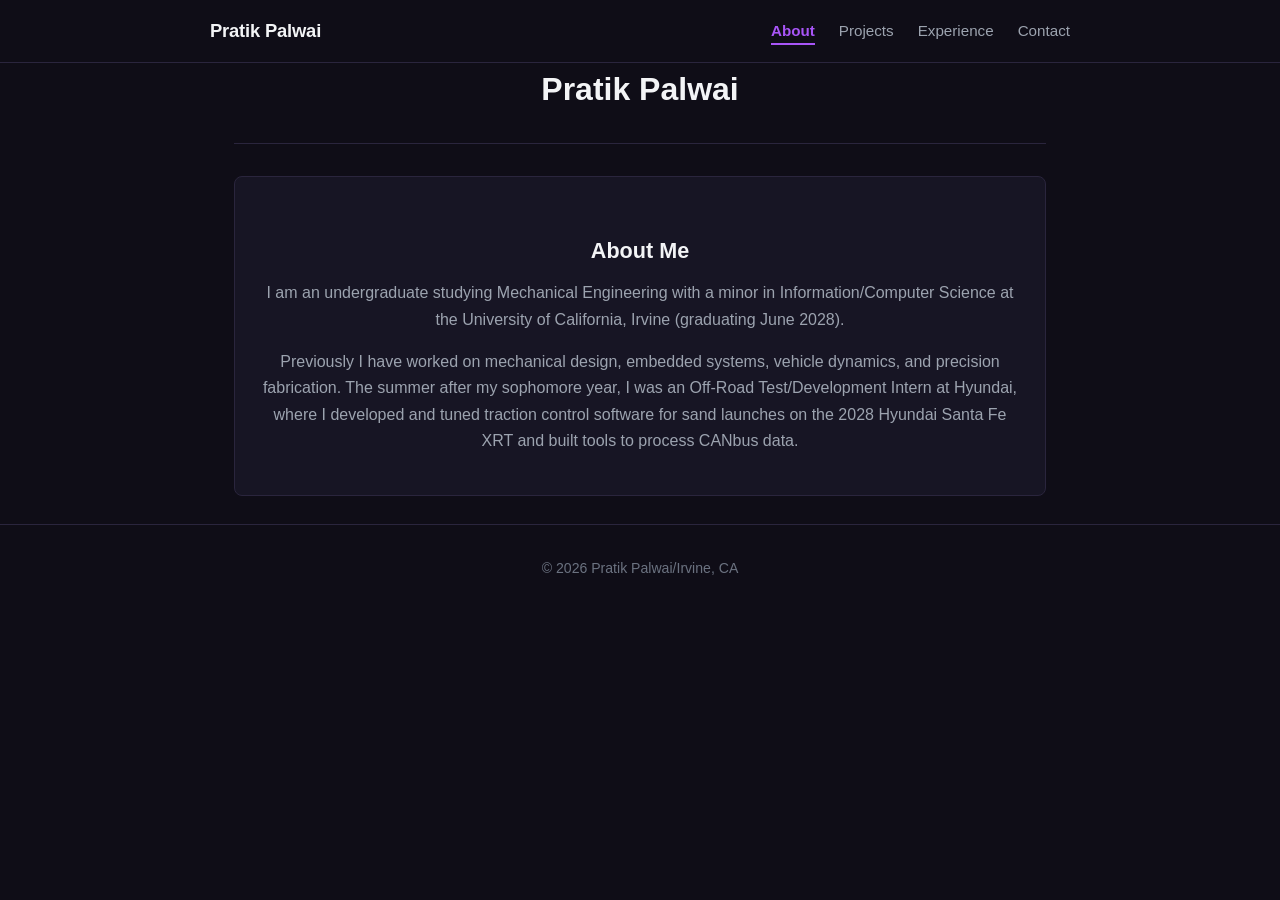
<file: index.html>
<!DOCTYPE html>
<html lang="en">
<head>
  <meta charset="UTF-8">
  <meta name="viewport" content="width=device-width, initial-scale=1.0">
  <title>PP Portfolio</title>
  <link rel="icon" type="image/svg+xml" href="assets/favicon.svg">
  <link rel="stylesheet" href="styles.css">
</head>
<body>

  <header>
    <div class="container nav-bar">
      <div class="site-title">
        <a href="index.html">Pratik Palwai</a>
      </div>
      <nav>
        <ul>
          <li><a href="index.html" class="active">About</a></li>
          <li><a href="projects.html">Projects</a></li>
          <li><a href="experience.html">Experience</a></li>
          <li><a href="contact.html">Contact</a></li>
        </ul>
      </nav>
    </div>
  </header>

  <main class="container">
    <div class="page-header">
      <h1>Pratik Palwai</h1>
    </div>

    <div class="card">
      <h2>About Me</h2>
      <p>
        I am an undergraduate studying Mechanical Engineering with a minor in Information/Computer Science at the University of California, Irvine (graduating June 2028).
      </p>
      <p>
        Previously I have worked on mechanical design, embedded systems, vehicle dynamics, and precision fabrication. The summer after my sophomore year, I was an Off-Road Test/Development Intern at Hyundai, where I developed and tuned traction control software for sand launches on the 2028 Hyundai Santa Fe XRT and built tools to process CANbus data.
      </p>


    </div>




  </main>

  <footer>
    <div class="container">
      &copy; 2026 Pratik Palwai/Irvine, CA
    </div>
  </footer>

</body>
</html>
</file>
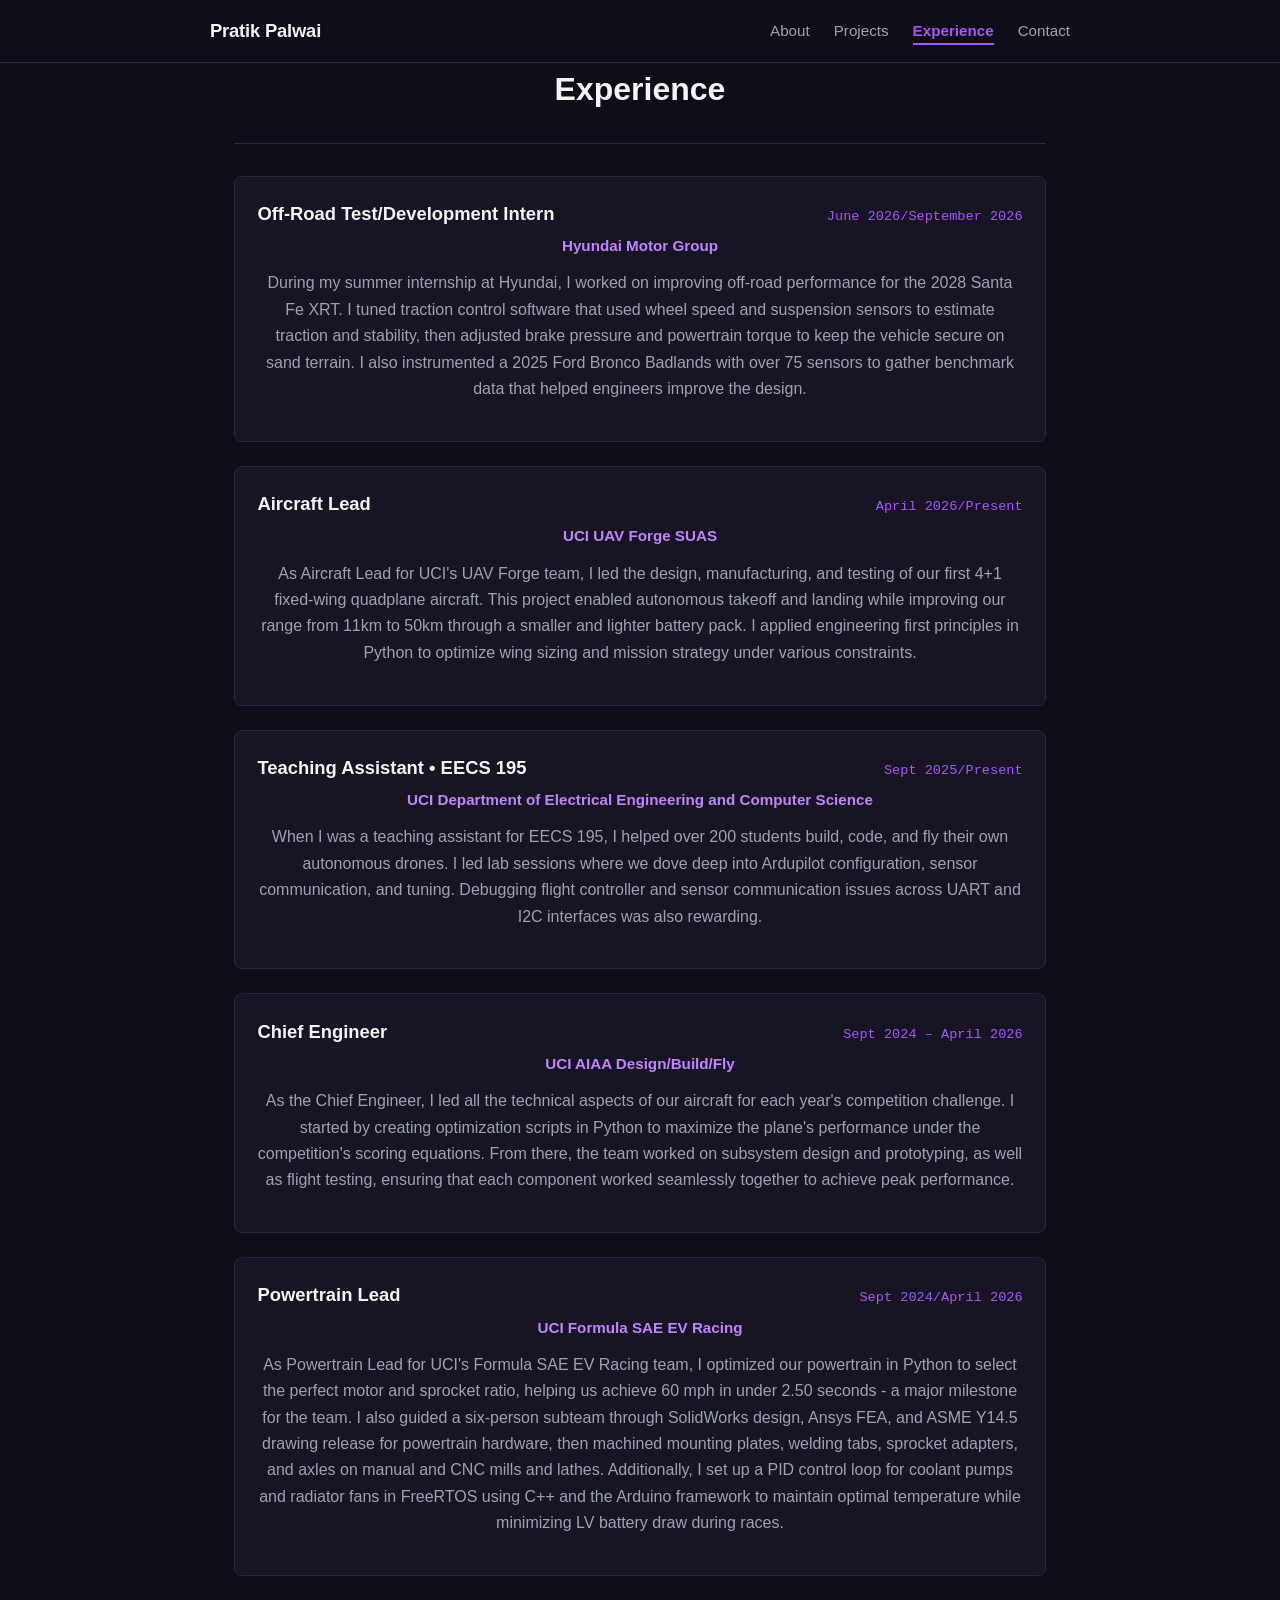
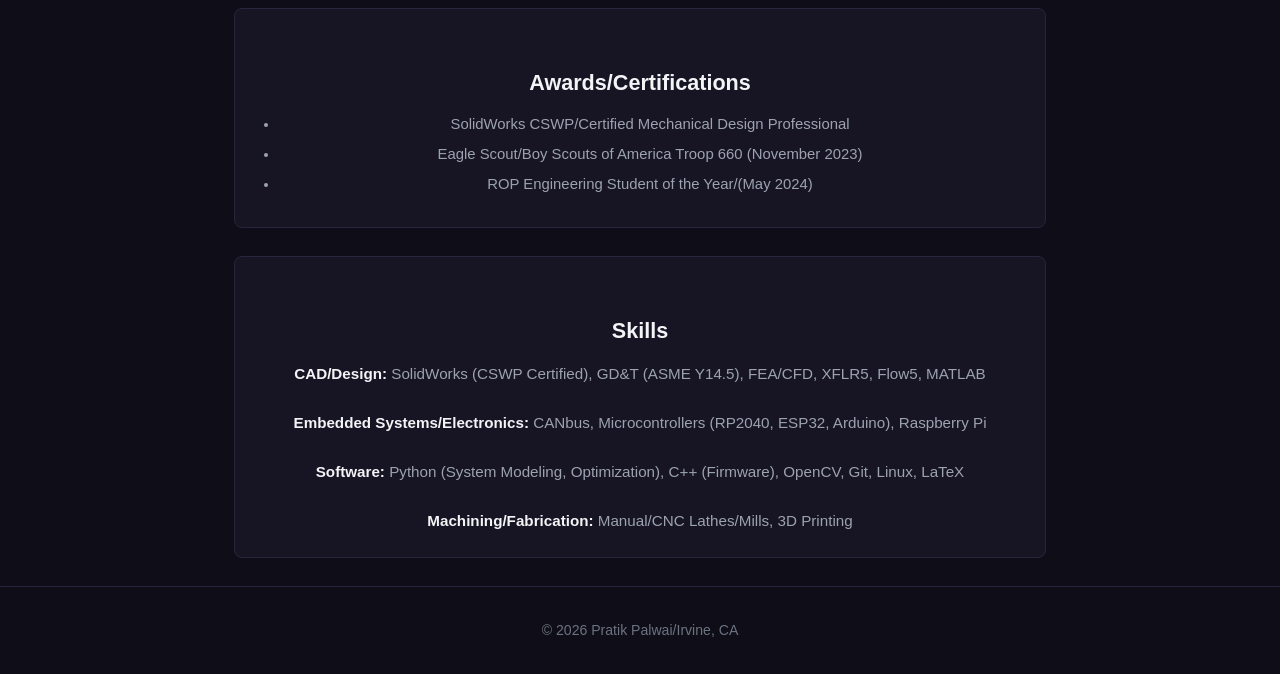
<file: experience.html>
<!DOCTYPE html>
<html lang="en">
<head>
  <meta charset="UTF-8">
  <meta name="viewport" content="width=device-width, initial-scale=1.0">
  <title>Experience | Pratik Palwai</title>
  <link rel="icon" type="image/svg+xml" href="assets/favicon.svg">
  <link rel="stylesheet" href="styles.css">
</head>
<body>

  <header>
    <div class="container nav-bar">
      <div class="site-title">
        <a href="index.html">Pratik Palwai</a>
      </div>
      <nav>
        <ul>
          <li><a href="index.html">About</a></li>
          <li><a href="projects.html">Projects</a></li>
          <li><a href="experience.html" class="active">Experience</a></li>
          <li><a href="contact.html">Contact</a></li>
  
        </ul>
      </nav>
    </div>
  </header>

  <main class="container">
    <div class="page-header">
      <h1>Experience</h1>
    </div>

    <!-- HYUNDAI -->
    <div class="experience-item">
      <div class="exp-header">
        <div class="exp-role">Off-Road Test/Development Intern</div>
        <div class="exp-date">June 2026/September 2026</div>
      </div>
      <div class="exp-company">Hyundai Motor Group</div>
      <p>During my summer internship at Hyundai, I worked on improving off-road performance for the 2028 Santa Fe XRT. I tuned traction control software that used wheel speed and suspension sensors to estimate traction and stability, then adjusted brake pressure and powertrain torque to keep the vehicle secure on sand terrain. I also instrumented a 2025 Ford Bronco Badlands with over 75 sensors to gather benchmark data that helped engineers improve the design.</p>
    </div>

    <!-- UAV FORGE -->
    <div class="experience-item">
      <div class="exp-header">
        <div class="exp-role">Aircraft Lead</div>
        <div class="exp-date">April 2026/Present</div>
      </div>
      <div class="exp-company">UCI UAV Forge SUAS</div>
      <p>As Aircraft Lead for UCI's UAV Forge team, I led the design, manufacturing, and testing of our first 4+1 fixed-wing quadplane aircraft. This project enabled autonomous takeoff and landing while improving our range from 11km to 50km through a smaller and lighter battery pack. I applied engineering first principles in Python to optimize wing sizing and mission strategy under various constraints.</p>
    </div>

    <!-- AUTONOMOUS DRONE EECS 195 -->
    <div class="experience-item">
      <div class="exp-header">
        <div class="exp-role">Teaching Assistant &bull; EECS 195</div>
        <div class="exp-date">Sept 2025/Present</div>
      </div>
      <div class="exp-company">UCI Department of Electrical Engineering and Computer Science</div>
      <p>When I was a teaching assistant for EECS 195, I helped over 200 students build, code, and fly their own autonomous drones. I led lab sessions where we dove deep into Ardupilot configuration, sensor communication, and tuning. Debugging flight controller and sensor communication issues across UART and I2C interfaces was also rewarding.</p>
    </div>

    <!-- AIAA DBF -->
    <div class="experience-item">
      <div class="exp-header">
        <div class="exp-role">Chief Engineer</div>
        <div class="exp-date">Sept 2024 &ndash; April 2026</div>
      </div>
      <div class="exp-company">UCI AIAA Design/Build/Fly</div>
      <p>As the Chief Engineer, I led all the technical aspects of our aircraft for each year's competition challenge. I started by creating optimization scripts in Python to maximize the plane's performance under the competition's scoring equations. From there, the team worked on subsystem design and prototyping, as well as flight testing, ensuring that each component worked seamlessly together to achieve peak performance.</p>
    </div>

    <!-- FORMULA SAE EV -->
    <div class="experience-item">
      <div class="exp-header">
        <div class="exp-role">Powertrain Lead</div>
        <div class="exp-date">Sept 2024/April 2026</div>
      </div>
      <div class="exp-company">UCI Formula SAE EV Racing</div>
      <p>As Powertrain Lead for UCI's Formula SAE EV Racing team, I optimized our powertrain in Python to select the perfect motor and sprocket ratio, helping us achieve 60 mph in under 2.50 seconds - a major milestone for the team. I also guided a six-person subteam through SolidWorks design, Ansys FEA, and ASME Y14.5 drawing release for powertrain hardware, then machined mounting plates, welding tabs, sprocket adapters, and axles on manual and CNC mills and lathes. Additionally, I set up a PID control loop for coolant pumps and radiator fans in FreeRTOS using C++ and the Arduino framework to maintain optimal temperature while minimizing LV battery draw during races.</p>
    </div>

    <!-- HONORS & AWARDS -->
    <div class="card" style="margin-top: 2rem;">
      <h2>Awards/Certifications</h2>
      <ul class="exp-bullets" style="list-style-type: disc;">
        <li>SolidWorks CSWP/Certified Mechanical Design Professional</li>
        <li>Eagle Scout/Boy Scouts of America Troop 660 (November 2023)</li>
        <li>ROP Engineering Student of the Year/(May 2024)</li>
      </ul>
    </div>

    <div class="card">
      <h2>Skills</h2>
      <div class="skills-group">
        <span><strong>CAD/Design: </strong>SolidWorks (CSWP Certified), GD&amp;T (ASME Y14.5), FEA/CFD, XFLR5, Flow5, MATLAB</span>
      </div>
      <div class="skills-group">
        <span><strong>Embedded Systems/Electronics: </strong>CANbus, Microcontrollers (RP2040, ESP32, Arduino), Raspberry Pi</span>
      </div>
      <div class="skills-group">
        <span><strong>Software: </strong>Python (System Modeling, Optimization), C++ (Firmware), OpenCV, Git, Linux, LaTeX</span>
      </div>
      <div class="skills-group" style="margin-bottom: 0;">
        <span><strong>Machining/Fabrication: </strong>Manual/CNC Lathes/Mills, 3D Printing</span>
      </div>
    </div>
  </main>

  <footer>
    <div class="container">
      &copy; 2026 Pratik Palwai/Irvine, CA
    </div>
  </footer>

</body>
</html>
</file>
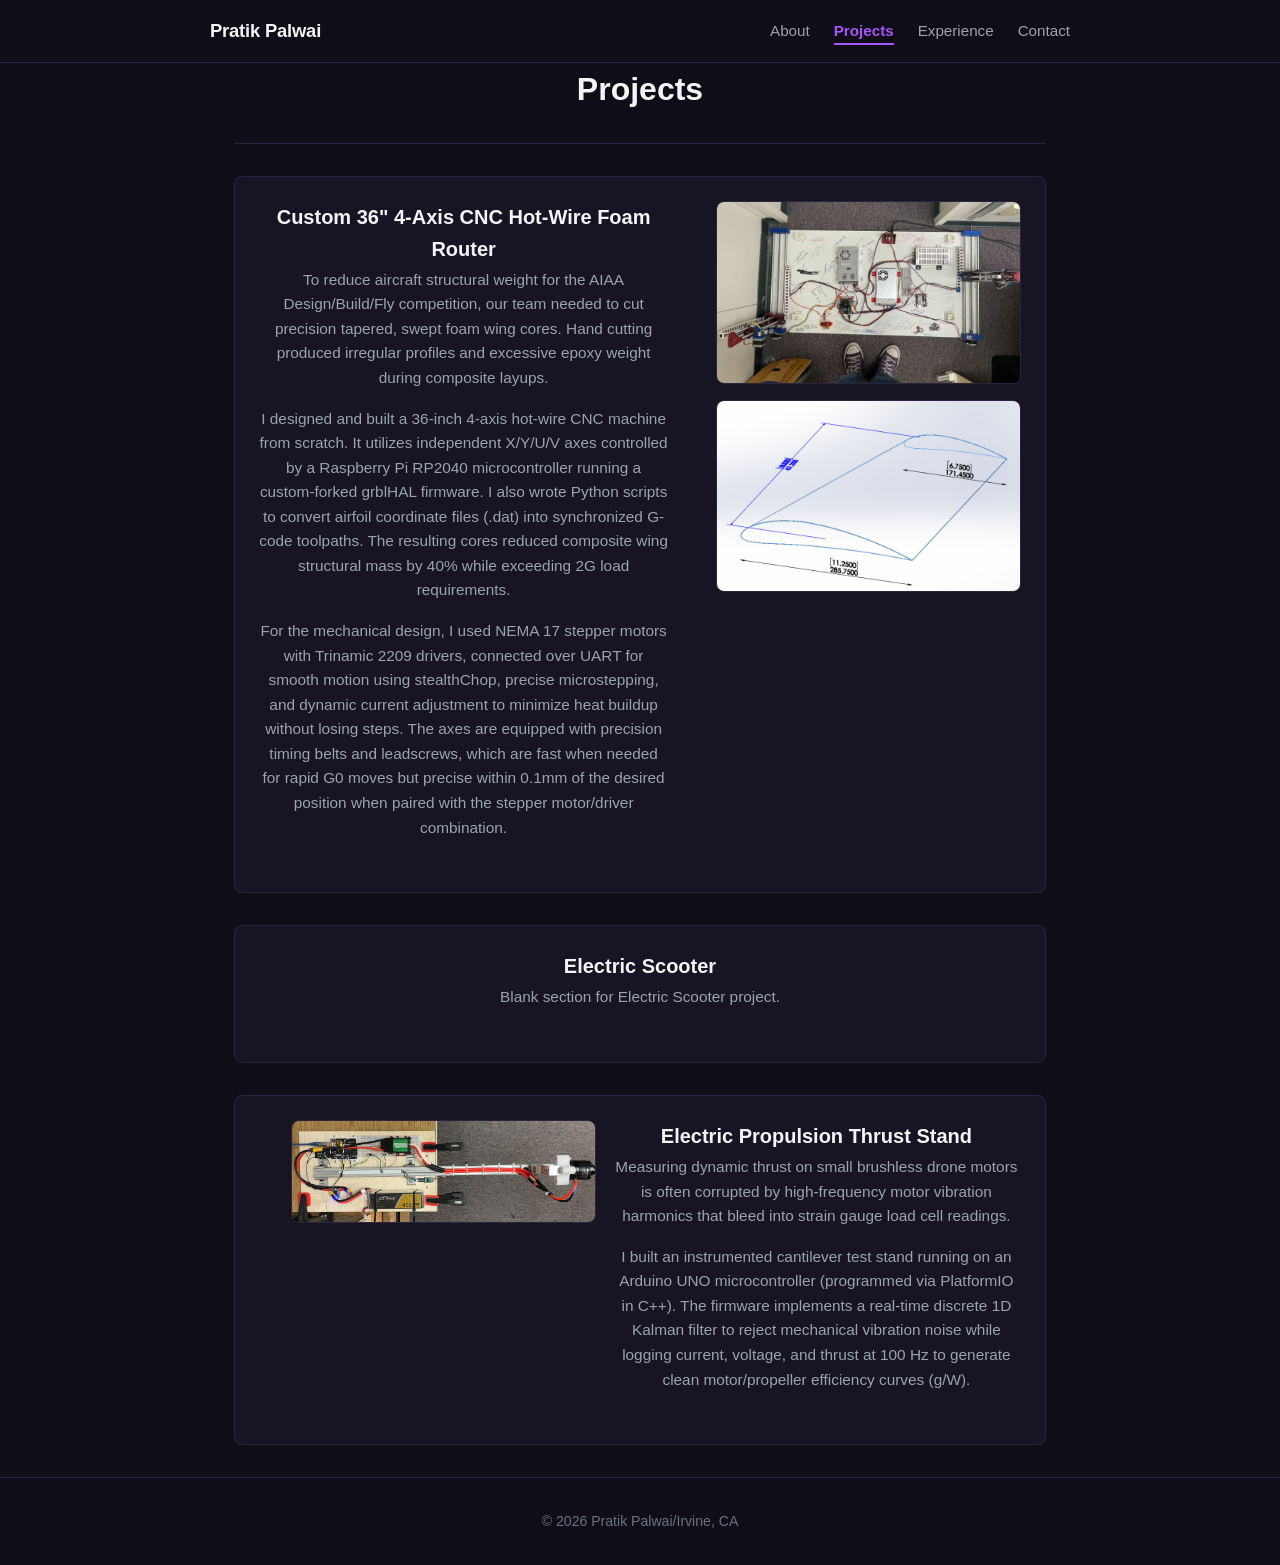
<file: projects.html>
<!DOCTYPE html>
<html lang="en">
<head>
  <meta charset="UTF-8">
  <meta name="viewport" content="width=device-width, initial-scale=1.0">
  <title>Projects | Pratik Palwai</title>
  <link rel="icon" type="image/svg+xml" href="assets/favicon.svg">
  <link rel="stylesheet" href="styles.css">
</head>
<body>

  <header>
    <div class="container nav-bar">
      <div class="site-title">
        <a href="index.html">Pratik Palwai</a>
      </div>
      <nav>
        <ul>
          <li><a href="index.html">About</a></li>
          <li><a href="projects.html" class="active">Projects</a></li>
          <li><a href="experience.html">Experience</a></li>
          <li><a href="contact.html">Contact</a></li>
  
        </ul>
      </nav>
    </div>
  </header>

  <main class="container">
    <div class="page-header">
      <h1>Projects</h1>
    </div>

    <!-- PROJECT 4: 4-AXIS CNC ROUTER -->
    <div class="project-item cnc-project">
      <div class="project-text">
        <div class="project-title">Custom 36&quot; 4-Axis CNC Hot-Wire Foam Router</div>
        <p>
          To reduce aircraft structural weight for the AIAA Design/Build/Fly competition, our team needed to cut precision tapered, swept foam wing cores. Hand cutting produced irregular profiles and excessive epoxy weight during composite layups.
        </p>
        <p>
          I designed and built a 36-inch 4-axis hot-wire CNC machine from scratch. It utilizes independent X/Y/U/V axes controlled by a Raspberry Pi RP2040 microcontroller running a custom-forked grblHAL firmware. I also wrote Python scripts to convert airfoil coordinate files (.dat) into synchronized G-code toolpaths. The resulting cores reduced composite wing structural mass by 40% while exceeding 2G load requirements.
        </p>
        <p>
          For the mechanical design, I used NEMA 17 stepper motors with Trinamic 2209 drivers, connected over UART for smooth motion using stealthChop, precise microstepping, and dynamic current adjustment to minimize heat buildup without losing steps. The axes are equipped with precision timing belts and leadscrews, which are fast when needed for rapid G0 moves but precise within 0.1mm of the desired position when paired with the stepper motor/driver combination.
        </p>
      </div>
      <div class="project-image-container">
        <img src="assets/cnc_wiring.png" alt="CNC Wiring Diagram" class="project-image">
        <img src="assets/wing_planform.png" alt="Wing Planform Design" class="project-image">
      </div>
    </div>

    <!-- PROJECT 5: ELECTRIC SCOOTER -->
    <div class="project-item">
      <div class="project-text">
        <div class="project-title">Electric Scooter</div>
        <p>
          Blank section for Electric Scooter project.
        </p>
      </div>
    </div>

    <!-- PROJECT 6: DYNAMIC THRUST STAND -->
    <div class="project-item">
      <img src="assets/thrust_stand_top.png" alt="Dynamic Thrust Stand" class="project-image">
      <div class="project-text">
        <div class="project-title">Electric Propulsion Thrust Stand 
        </div>
        <p>
          Measuring dynamic thrust on small brushless drone motors is often corrupted by high-frequency motor vibration harmonics that bleed into strain gauge load cell readings.
        </p>
        <p>
          I built an instrumented cantilever test stand running on an Arduino UNO microcontroller (programmed via PlatformIO in C++). The firmware implements a real-time discrete 1D Kalman filter to reject mechanical vibration noise while logging current, voltage, and thrust at 100 Hz to generate clean motor/propeller efficiency curves (g/W).
        </p>
      </div>
    </div>

  </main>

  <footer>
    <div class="container">
      &copy; 2026 Pratik Palwai/Irvine, CA
    </div>
  </footer>

</body>
</html>
</file>
<file: styles.css>
/* ==========================================================================
   PRATIK PALWAI - PORTFOLIO STYLES
   Simple, clean dark mode with purple accents. No gradients.
   ========================================================================== */

:root {
  /* Solid colors - Dark mode with purple theme */
  --bg: #0f0d17;
  --bg-card: #171524;
  --bg-card-hover: #1e1b2e;
  --border: #2a253d;
  --border-focus: #a855f7;

  --text-main: #f3f4f6;
  --text-muted: #9ca3af;
  --text-dim: #6b7280;

  --purple: #a855f7;
  --purple-hover: #c084fc;
  --purple-btn: #7e22ce;
  --purple-tag-bg: #231c36;
  --purple-tag-border: #4c1d95;

  --font-sans: -apple-system, BlinkMacSystemFont, "Segoe UI", Roboto, Helvetica, Arial, sans-serif;
  --font-mono: ui-monospace, SFMono-Regular, Menlo, Monaco, Consolas, "Liberation Mono", "Courier New", monospace;

  --radius: 8px;
  --max-width: 860px;
}

/* Base Reset */
*, *::before, *::after {
  box-sizing: border-box;
  margin: 0;
  padding: 0;
}

body {
  font-family: var(--font-sans);
  background-color: var(--bg);
  color: var(--text-main);
  line-height: 1.65;
  font-size: 16px;
  -webkit-font-smoothing: antialiased;
}

a {
  color: var(--purple);
  text-decoration: none;
}

a:hover {
  color: var(--purple-hover);
  text-decoration: underline;
}

/* Container */
.container {
  max-width: var(--max-width);
  margin: 0 auto;
  padding: 0 1.5rem;
}

/* Ensure full width on mobile */
@media (max-width: 767px) {
  .container {
    padding: 0 1rem;
  }
}

/* Main Content Centering */
main {
  padding: 2.5rem 0 4rem;
  text-align: center;
}

.projects-grid {
  display: grid;
  grid-template-columns: repeat(auto-fit, minmax(300px, 1fr));
  gap: 2rem;
  justify-content: center;
}

/* Header & Navigation */
header {
  border-bottom: 1px solid var(--border);
  background-color: var(--bg);
  position: sticky;
  top: 0;
  z-index: 50;
}

.nav-bar {
  display: flex;
  justify-content: space-between;
  align-items: center;
  padding: 1rem 0;
}

.site-title {
  font-size: 1.15rem;
  font-weight: 700;
  color: var(--text-main);
  letter-spacing: -0.01em;
}

.site-title a {
  color: var(--text-main);
  text-decoration: none;
}

.site-title a:hover {
  color: var(--purple);
}

nav ul {
  display: flex;
  list-style: none;
  gap: 1.5rem;
  align-items: center;
}

nav a {
  color: var(--text-muted);
  font-size: 0.95rem;
  font-weight: 500;
  text-decoration: none;
  padding: 0.25rem 0;
}

nav a:hover,
nav a.active {
  color: var(--purple);
  text-decoration: none;
  font-weight: 600;
}

nav a.active {
  border-bottom: 2px solid var(--purple);
}

/* Main Content */
main {
  padding: 2.5rem 0 4rem;
}

/* Simple Page Headers */
.page-header {
  margin-bottom: 2rem;
  padding-bottom: 1.25rem;
  border-bottom: 1px solid var(--border);
}

h1 {
  font-size: 2rem;
  font-weight: 700;
  color: var(--text-main);
  margin-bottom: 0.4rem;
}

.page-subtitle {
  color: var(--purple);
  font-size: 1.05rem;
  font-weight: 500;
}

h2 {
  font-size: 1.35rem;
  font-weight: 600;
  color: var(--text-main);
  margin: 2rem 0 0.75rem;
}

p {
  color: var(--text-muted);
  margin-bottom: 1rem;
}

/* Buttons */
.btn {
  display: inline-block;
  background-color: var(--purple-btn);
  color: #ffffff;
  padding: 0.55rem 1.2rem;
  border-radius: var(--radius);
  font-weight: 600;
  font-size: 0.92rem;
  text-decoration: none;
  border: 1px solid var(--purple);
  cursor: pointer;
  margin-right: 0.5rem;
  margin-bottom: 0.5rem;
}

.btn:hover {
  background-color: var(--purple);
  color: #ffffff;
  text-decoration: none;
}

.btn-secondary {
  background-color: var(--bg-card);
  color: var(--text-main);
  border: 1px solid var(--border);
}

.btn-secondary:hover {
  background-color: var(--bg-card-hover);
  border-color: var(--purple);
  color: var(--purple);
}

/* Cards & Sections */
.card {
  background-color: var(--bg-card);
  border: 1px solid var(--border);
  border-radius: var(--radius);
  padding: 1.5rem;
  margin-bottom: 1.75rem;
}

.card:hover {
  border-color: var(--border-focus);
}

/* Project Entry with Image & Text */
.project-item {
  background-color: var(--bg-card);
  border: 1px solid var(--border);
  border-radius: var(--radius);
  padding: 1.5rem;
  margin-bottom: 2rem;
  display: flex;
  flex-direction: column;
  gap: 1rem;
}

.project-item:hover {
  border-color: var(--border-focus);
}

/* Responsive layout: image on right for larger screens */
@media (min-width: 768px) {
  .project-item {
    flex-direction: row;
    align-items: flex-start;
  }
  
  .project-text {
    flex: 1;
    min-width: 0;
  }
  
  .project-image {
    max-width: 40%;
    flex-shrink: 0;
    margin: 0 0 0 2rem;
  }
}

/* Improve responsiveness for all screen sizes */
@media (max-width: 767px) {
  .project-item {
    padding: 1rem;
  }
  
  .project-image {
    max-width: 100%;
    margin: 1rem 0 0 0;
  }
}

/* Specific styling for CNC project with dual images stacked vertically */
.cnc-project .project-image-container {
  display: flex;
  flex-direction: column;
  gap: 1rem;
  min-width: 0;
}

.cnc-project .project-image {
  width: 100%;
  max-width: 100%;
  margin: 0;
}

@media (min-width: 768px) {
  .cnc-project .project-image-container {
    flex: 0 0 40%;
    max-width: 40%;
    margin-left: 2rem;
  }
  
  .cnc-project .project-image {
    max-width: 100%;
  }
}

.project-title {
  font-size: 1.25rem;
  font-weight: 700;
  color: var(--text-main);
  margin-bottom: 0.2rem;
}

.project-team {
  font-size: 0.88rem;
  color: var(--purple);
  font-weight: 600;
  margin-bottom: 1rem;
}

.project-image {
  width: 100%;
  max-height: 420px;
  object-fit: contain;
  background-color: #08070d;
  border-radius: var(--radius);
  border: 1px solid var(--border);
}

/* Responsive layout for project images */
@media (min-width: 768px) {
  .project-image {
    max-width: 40%;
  }
}

@media (max-width: 767px) {
  .project-image {
    max-width: 100%;
    margin: 1rem 0 0 0;
  }
}

.project-text {
  color: var(--text-muted);
  font-size: 0.96rem;
  line-height: 1.6;
  margin-bottom: 0.75rem;
}

.project-tags {
  display: flex;
  flex-wrap: wrap;
  gap: 0.4rem;
  margin-top: 1rem;
}

.tag {
  background-color: var(--purple-tag-bg);
  border: 1px solid var(--purple-tag-border);
  color: var(--purple-hover);
  font-size: 0.78rem;
  font-family: var(--font-mono);
  padding: 0.2rem 0.6rem;
  border-radius: 4px;
}

/* Experience List */
.experience-item {
  background-color: var(--bg-card);
  border: 1px solid var(--border);
  border-radius: var(--radius);
  padding: 1.4rem;
  margin-bottom: 1.5rem;
}

.experience-item:hover {
  border-color: var(--border-focus);
}

.exp-header {
  display: flex;
  justify-content: space-between;
  align-items: baseline;
  flex-wrap: wrap;
  gap: 0.4rem;
  margin-bottom: 0.25rem;
}

.exp-role {
  font-size: 1.15rem;
  font-weight: 700;
  color: var(--text-main);
}

.exp-date {
  font-size: 0.85rem;
  color: var(--purple);
  font-family: var(--font-mono);
}

.exp-company {
  font-size: 0.95rem;
  color: var(--purple-hover);
  font-weight: 600;
  margin-bottom: 0.75rem;
}

ul.exp-bullets {
  padding-left: 1.25rem;
  color: var(--text-muted);
  font-size: 0.93rem;
  line-height: 1.6;
}

ul.exp-bullets li {
  margin-bottom: 0.4rem;
}

/* Skills List */
.skills-group {
  margin-bottom: 1.5rem;
}

.skills-group span {
  color: var(--text-muted);
  font-size: 0.95rem;
  display: block;
}

.skills-group strong {
  color: var(--text-main);
  margin-bottom: 0.35rem;
  display: inline;
}

/* Contact List */
.contact-list {
  list-style: none;
  margin-top: 1.25rem;
}

.contact-list li {
  padding: 0.85rem 0;
  border-bottom: 1px solid var(--border);
  display: flex;
  justify-content: space-between;
  align-items: center;
  flex-wrap: wrap;
  gap: 0.5rem;
}

.contact-list li:last-child {
  border-bottom: none;
}

.contact-label {
  font-weight: 600;
  color: var(--text-main);
}

.contact-value {
  color: var(--purple);
}

/* Footer */
footer {
  border-top: 1px solid var(--border);
  padding: 2rem 0;
  color: var(--text-dim);
  font-size: 0.88rem;
  text-align: center;
}

/* Mobile Responsiveness */
@media (max-width: 650px) {
  .nav-bar {
    flex-direction: column;
    gap: 0.75rem;
    align-items: flex-start;
  }

  nav ul {
    gap: 1rem;
    flex-wrap: wrap;
  }

  .exp-header {
    flex-direction: column;
  }

  .project-item {
    flex-direction: column;
  }
  
  .project-image {
    max-width: 100%;
    margin: 1rem 0 0 0;
  }
}
</file>
